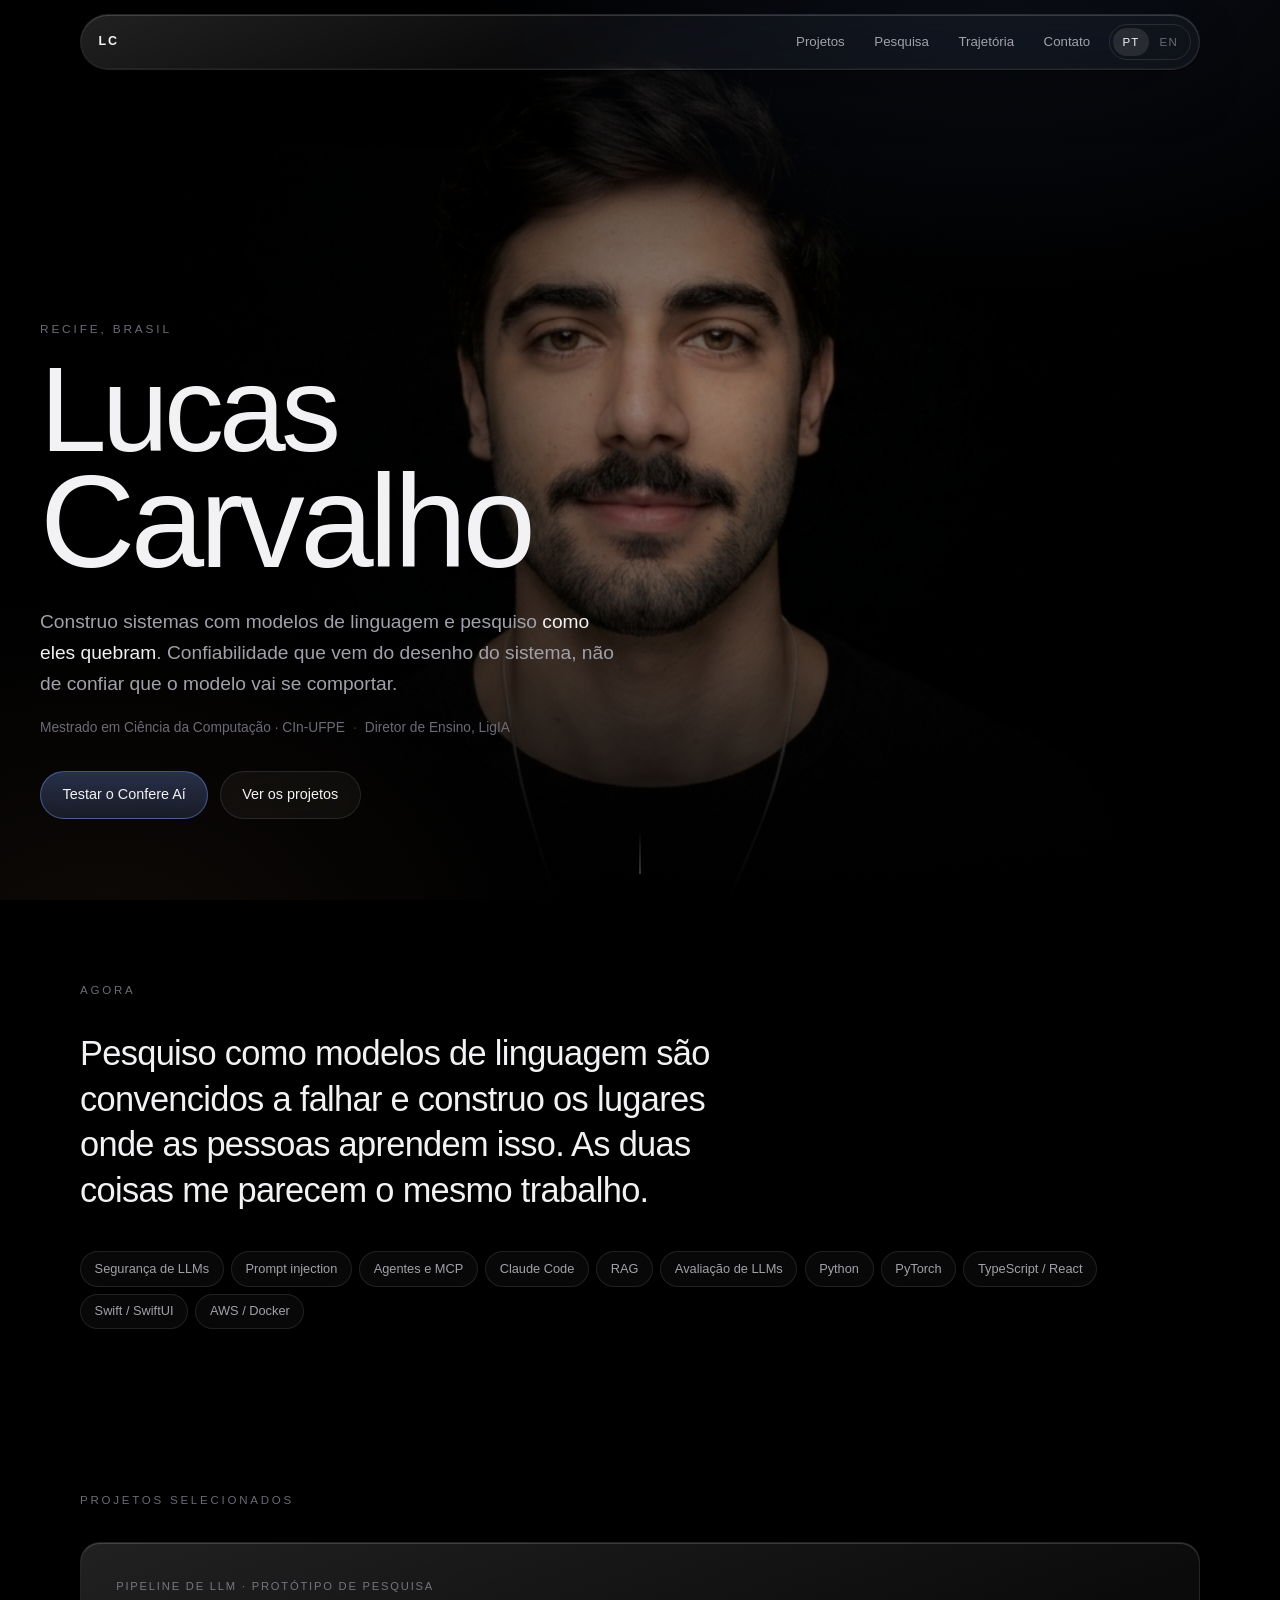
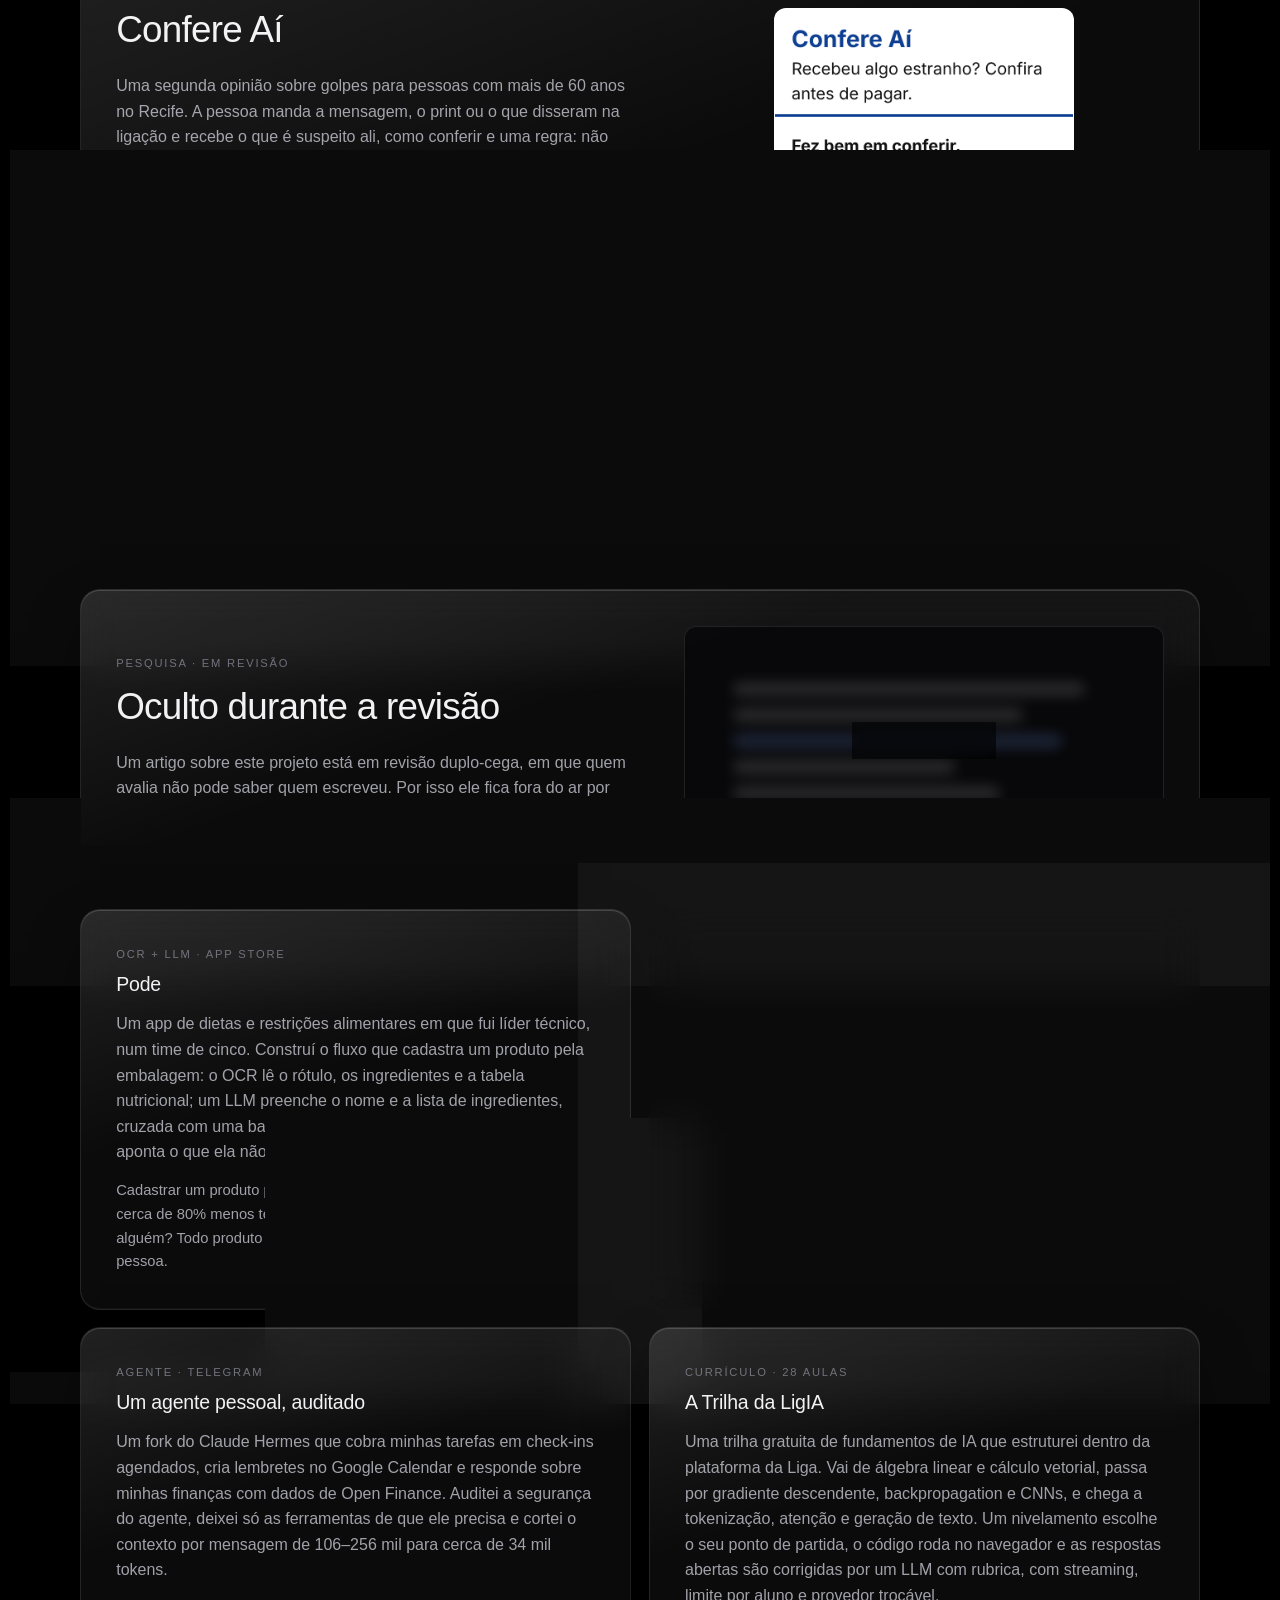
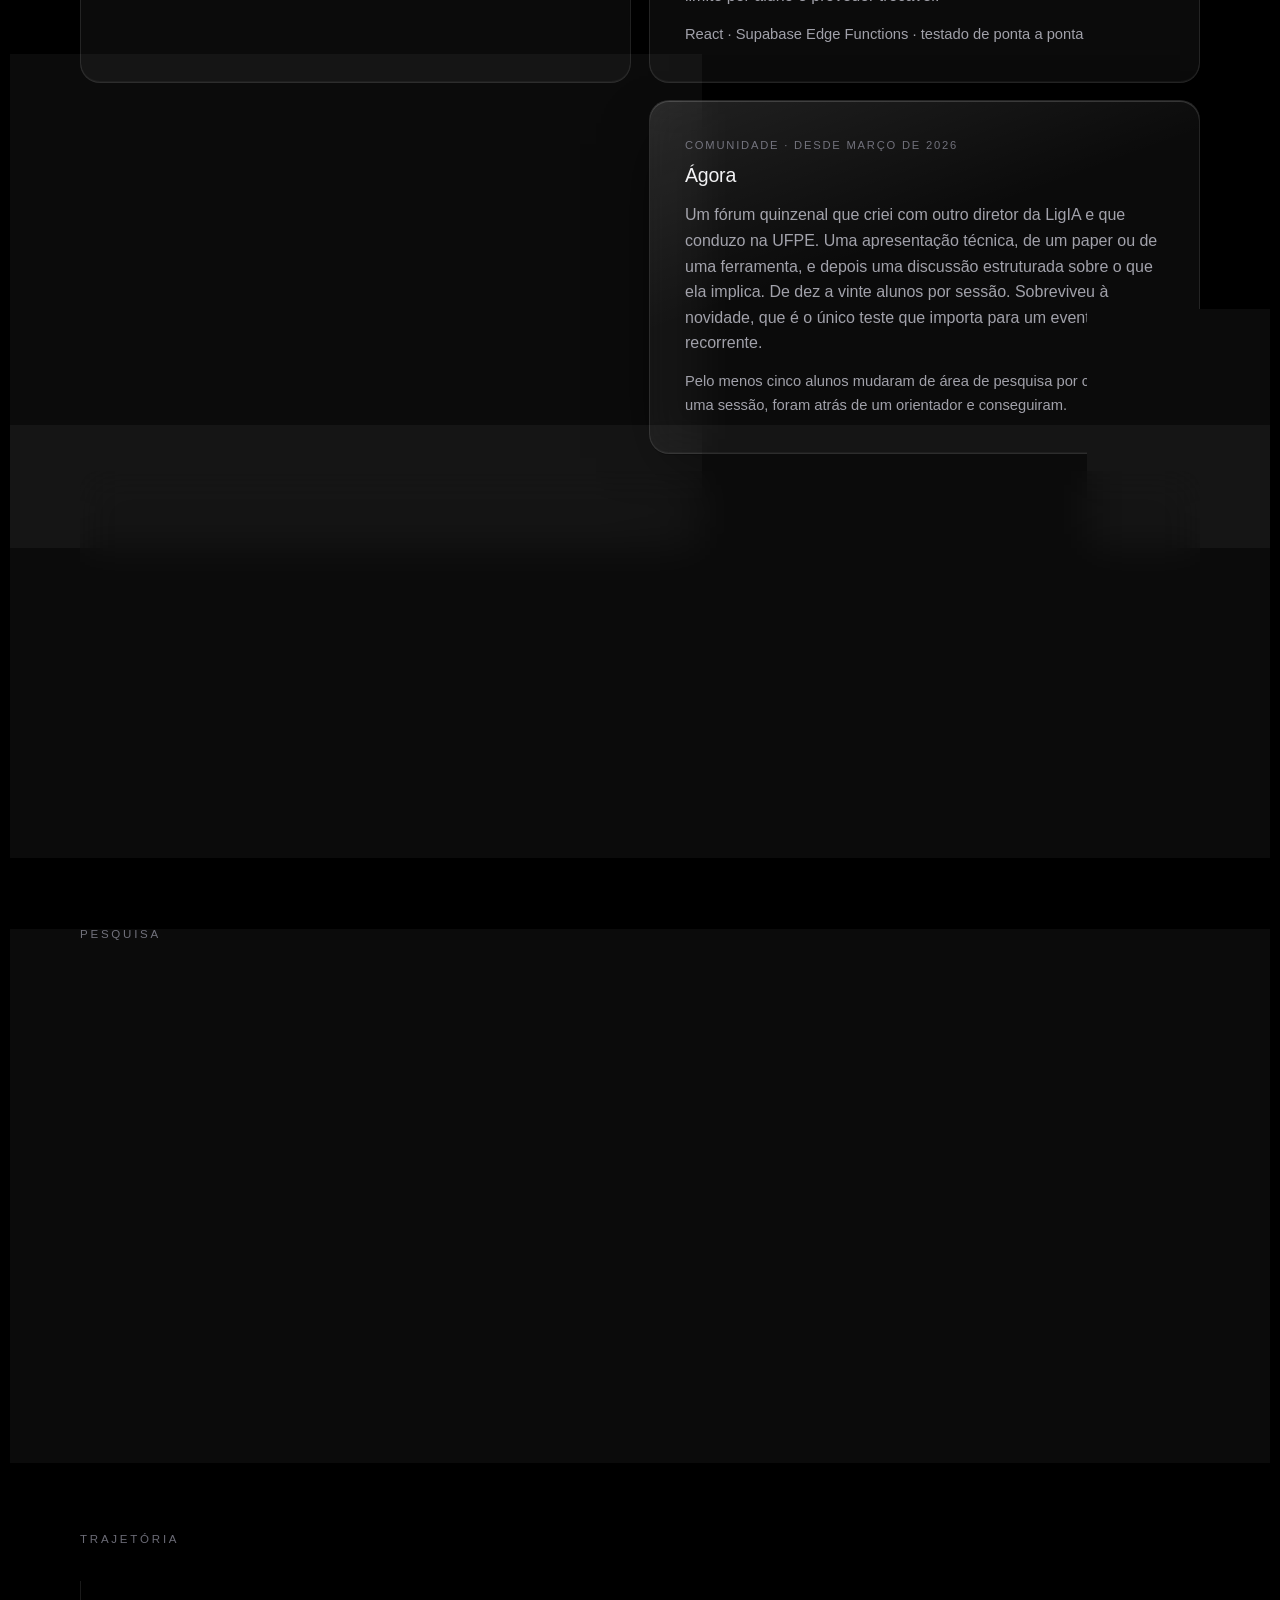
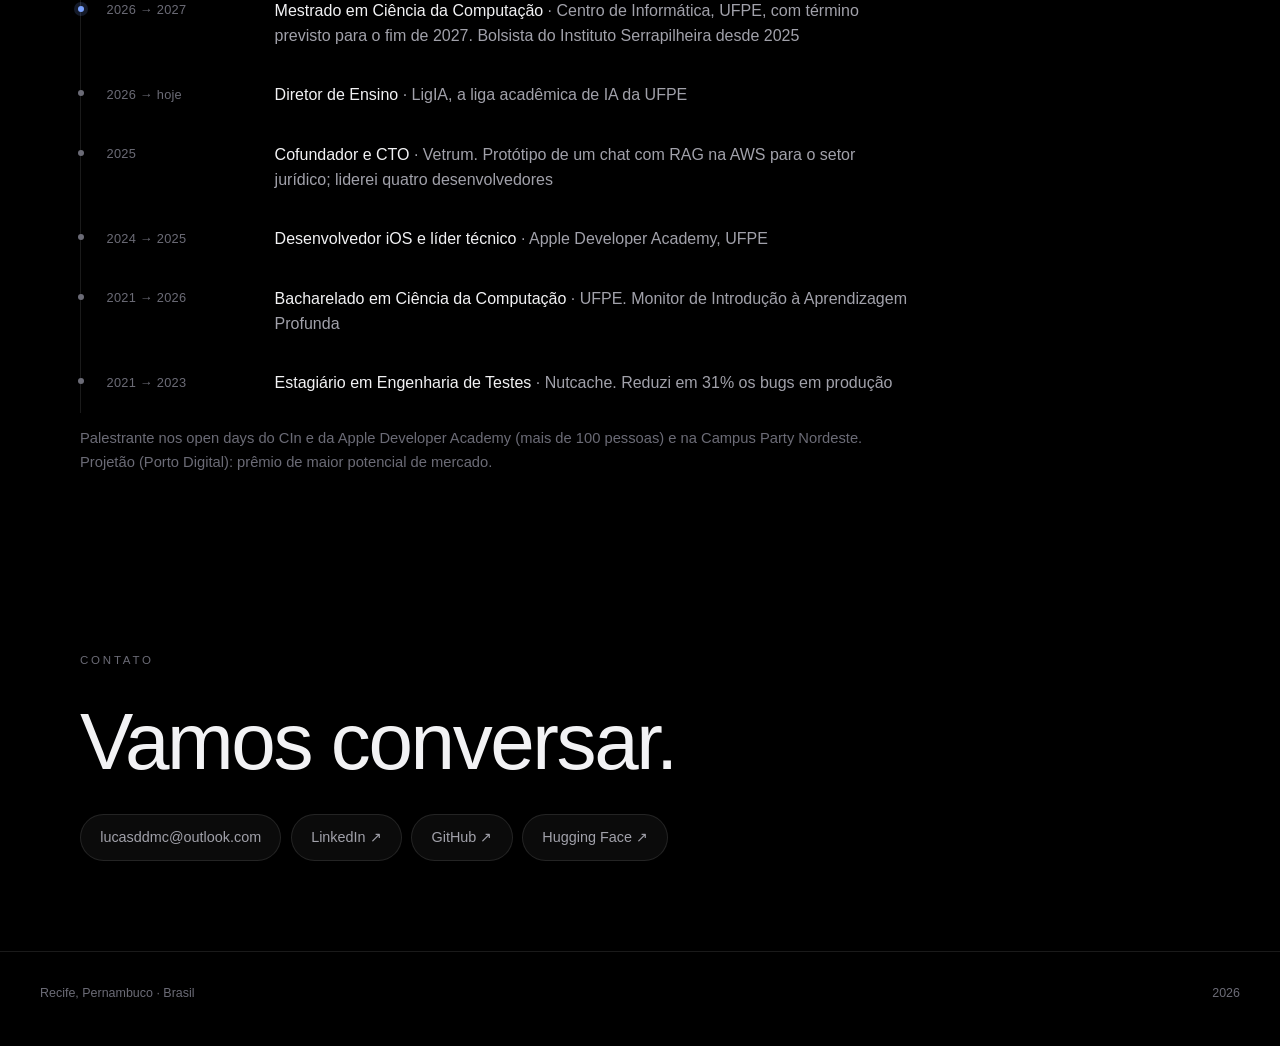
<file: index.html>
<!DOCTYPE html>
<html lang="pt-BR" data-lang="pt" data-title-en="Lucas Carvalho · LLM systems and AI security, CIn-UFPE" data-desc-en="MSc student at CIn-UFPE researching how language models get broken by jailbreaks and prompt injection, and building LLM systems that hold up. Director of Education at LigIA.">
<head>
<meta charset="utf-8">
<meta name="viewport" content="width=device-width, initial-scale=1">
<script>(function(){var d=document.documentElement,l=null;d.classList.add('js');try{var q=new URLSearchParams(location.search).get('lang');if(q==='en'||q==='pt'){l=q;try{localStorage.setItem('lang',q);}catch(e){}}else{l=localStorage.getItem('lang');}}catch(e){}if(l==='en'){d.setAttribute('data-lang','en');d.lang='en';}})();</script>
<title>Lucas Carvalho · Sistemas com LLM e segurança de IA, CIn-UFPE</title>
<meta name="description" content="Mestrando no CIn-UFPE. Pesquiso como modelos de linguagem são quebrados por jailbreak e prompt injection e construo sistemas com LLM que se sustentam quando o modelo erra. Diretor de Ensino da LigIA.">
<meta name="color-scheme" content="dark">
<meta property="og:title" content="Lucas Carvalho">
<meta property="og:description" content="Sistemas com LLM e segurança de IA. CIn-UFPE.">
<meta property="og:type" content="profile">
<link rel="preconnect" href="https://api.fontshare.com">
<link rel="preconnect" href="https://cdn.fontshare.com" crossorigin>
<link rel="stylesheet" href="https://api.fontshare.com/v2/css?f%5B%5D=satoshi@300,400,500,700&f%5B%5D=switzer@300,400,500&display=swap">
<link rel="stylesheet" href="styles.css?v=20261115">
</head>
<body>

<div class="hero-media" aria-hidden="true">
  <picture>
    <source media="(max-width: 820px)" srcset="assets/hero-portrait.jpg">
    <img src="assets/hero-landscape.jpg" alt="" data-en-alt="" fetchpriority="high">
  </picture>
  <div class="hero-scrim"></div>
</div>
<div class="hero-veil" aria-hidden="true"></div>

<div class="progress" aria-hidden="true"></div>

<nav class="nav glass" aria-label="Principal" data-en-aria-label="Primary">
  <a class="nav-mark" href="#top">LC</a>
  <div class="nav-right">
    <div class="nav-links">
      <a href="#work"><span lang="pt-BR">Projetos</span><span lang="en">Work</span></a>
      <a href="#research"><span lang="pt-BR">Pesquisa</span><span lang="en">Research</span></a>
      <a href="#path"><span lang="pt-BR">Trajetória</span><span lang="en">Path</span></a>
      <a href="#contact"><span lang="pt-BR">Contato</span><span lang="en">Contact</span></a>
    </div>
    <div class="lang-switch" role="group" aria-label="Mudar o idioma" data-en-aria-label="Change language">
      <button type="button" data-set-lang="pt" aria-pressed="true">PT</button>
      <button type="button" data-set-lang="en" aria-pressed="false">EN</button>
    </div>
  </div>
</nav>

<!-- ───────────────────────── HERO ───────────────────────── -->
<header class="hero" id="top">

  <div class="hero-body">
    <p class="eyebrow"><span lang="pt-BR">Recife, Brasil</span><span lang="en">Recife, Brazil</span></p>
    <h1>Lucas<br><span class="surname">Carvalho</span></h1>
    <p class="lede">
      <span lang="pt-BR">
        Construo sistemas com modelos de linguagem e pesquiso <em>como eles quebram</em>.
        Confiabilidade que vem do desenho do sistema, não de confiar que o modelo vai se
        comportar.
      </span>
      <span lang="en">
        I build with language models, and I research <em>how they break</em>.
        Reliability that comes from how the system is designed, not from trusting
        the model to behave.
      </span>
    </p>
    <div class="hero-meta">
      <span lang="pt-BR">Mestrado em Ciência da Computação · CIn-UFPE</span>
      <span lang="en">MSc Computer Science · CIn-UFPE</span>
      <span class="dot">·</span>
      <span lang="pt-BR">Diretor de Ensino, LigIA</span>
      <span lang="en">Director of Education, LigIA</span>
    </div>
    <div class="hero-cta">
      <a class="btn btn-primary" href="confere-ai/"><span lang="pt-BR">Testar o Confere Aí</span><span lang="en">Try Confere Aí</span></a>
      <a class="btn" href="#work"><span lang="pt-BR">Ver os projetos</span><span lang="en">See the work</span></a>
    </div>
  </div>

  <div class="scroll-hint" aria-hidden="true"><span></span></div>
</header>

<main>

<!-- ───────────────────────── NOW ───────────────────────── -->
<section class="section" id="now">
  <div class="wrap narrow reveal">
    <p class="kicker"><span lang="pt-BR">Agora</span><span lang="en">Now</span></p>
    <p class="big-text">
      <span lang="pt-BR">
        Pesquiso como modelos de linguagem são convencidos a falhar e construo os
        lugares onde as pessoas aprendem isso. As duas coisas me parecem o mesmo trabalho.
      </span>
      <span lang="en">
        I research how language models get talked into failing, and I build the
        places where people learn this. Both feel like the same job.
      </span>
    </p>
    <div class="chips">
      <span lang="pt-BR">Segurança de LLMs</span><span lang="en">LLM security</span><span>Prompt injection</span>
      <span lang="pt-BR">Agentes e MCP</span><span lang="en">Agents &amp; MCP</span><span>Claude Code</span><span>RAG</span>
      <span lang="pt-BR">Avaliação de LLMs</span><span lang="en">LLM evaluation</span><span>Python</span><span>PyTorch</span>
      <span>TypeScript / React</span><span>Swift / SwiftUI</span><span>AWS / Docker</span>
    </div>
  </div>
</section>

<!-- ───────────────────────── WORK ───────────────────────── -->
<section class="section" id="work">
  <div class="wrap">
    <p class="kicker reveal"><span lang="pt-BR">Projetos selecionados</span><span lang="en">Selected work</span></p>

    <!-- Confere Aí -->
    <article class="card glass reveal feature">
      <div class="card-copy">
        <p class="tag"><span lang="pt-BR">Pipeline de LLM · protótipo de pesquisa</span><span lang="en">LLM pipeline · research prototype</span></p>
        <h2>Confere Aí</h2>
        <p>
          <span lang="pt-BR">
            Uma segunda opinião sobre golpes para pessoas com mais de 60 anos no Recife.
            A pessoa manda a mensagem, o print ou o que disseram na ligação e recebe o que
            é suspeito ali, como conferir e uma regra: não pague, não faça Pix e não passe
            nenhum código até conferir.
          </span>
          <span lang="en">
            A second opinion on scams for people over 60 in Recife. They send the
            message, a screenshot or what the caller said, and get back what is
            suspicious in it, how to check, and one rule: don't pay, don't send a Pix,
            don't share a code until you've checked.
          </span>
        </p>
        <p>
          <span lang="pt-BR">
            Um modelo de decisão (o Jev, da TypeSafe) lê a mensagem e responde perguntas
            fechadas: a rota, o tipo de golpe e a probabilidade de cada sinal de alerta. O
            Claude Haiku escreve só uma frase dizendo o que a mensagem pede, sem decidir nada. O
            resto da resposta é texto curado, um validador descarta tudo o que tranquiliza ou
            cita um contato fora da lista aprovada, e as rotas críticas ficam com as regras.
          </span>
          <span lang="en">
            A decision model (Jev, by TypeSafe) reads the message and answers closed
            questions: the route, the scam type and a probability for each warning sign.
            Claude Haiku writes only one sentence saying what the message asks for, and decides
            nothing. The rest of the answer is curated text, a validator throws out anything
            that reassures or names a contact outside the approved list, and rules handle
            the critical routes.
          </span>
        </p>
        <p class="muted">
          <span lang="pt-BR">
            Em 2.000 mensagens brasileiras feitas por outras pessoas, manteve o alerta em 99,5%
            dos golpes e baixou o falso "tem cara de golpe" nas verdadeiras de 50% (regras)
            para 7%. Em SMS reais de Moçambique, pegou 77% dos golpes, contra 14% das regras.
          </span>
          <span lang="en">
            On 2,000 Brazilian messages written by others, it kept 99.5% of scams flagged
            and cut false "looks like a scam" alarms on genuine ones from 50% (rules) to 7%.
            On real SMS from Mozambique it caught 77% of scams, against 14% for the rules.
          </span>
        </p>
        <p class="muted"><span lang="pt-BR">Protótipo de pesquisa, ainda não testado com pessoas.</span><span lang="en">Research prototype, not yet tested with people.</span></p>
        <a class="link" href="confere-ai/"><span lang="pt-BR">Teste e veja como funciona →</span><span lang="en">Try it and see how it works →</span></a>
      </div>
      <figure class="card-figure phone">
        <img src="assets/confere-ai.png" alt="Confere Aí respondendo a uma mensagem fictícia de alguém que diz ter trocado de número: um alerta vermelho dizendo que tem cara de golpe e os sinais que ele achou" data-en-alt="Confere Aí answering a fictitious message from someone who says they changed their number: a red alert saying it looks like a scam, and the signs it found" loading="lazy">
        <figcaption><span lang="pt-BR">Um caso fictício: o golpe do "troquei de número".</span><span lang="en">A fictitious case: the "I changed my number" scam.</span></figcaption>
      </figure>
    </article>

    <!-- Projeto em revisão duplo-cega: o conteúdo sai do HTML até o resultado -->
    <article class="card glass reveal feature">
      <div class="card-copy">
        <p class="tag"><span lang="pt-BR">Pesquisa · em revisão</span><span lang="en">Research · under review</span></p>
        <h2><span lang="pt-BR">Oculto durante a revisão</span><span lang="en">Hidden during review</span></h2>
        <p>
          <span lang="pt-BR">
            Um artigo sobre este projeto está em revisão duplo-cega, em que quem avalia não
            pode saber quem escreveu. Por isso ele fica fora do ar por enquanto e volta assim
            que a revisão terminar.
          </span>
          <span lang="en">
            A paper on this project is under double-blind review, where reviewers must not
            know who wrote it. So it stays offline for now and comes back as soon as the
            review is over.
          </span>
        </p>
      </div>
      <div class="mask">
        <div class="mask-lines" aria-hidden="true"><span></span><span></span><span></span><span></span><span></span></div>
        <p class="mask-label">
          <svg viewBox="0 0 16 16" width="13" height="13" aria-hidden="true"><path fill="currentColor" d="M5 7V5a3 3 0 0 1 6 0v2h.5A1.5 1.5 0 0 1 13 8.5v5A1.5 1.5 0 0 1 11.5 15h-7A1.5 1.5 0 0 1 3 13.5v-5A1.5 1.5 0 0 1 4.5 7H5Zm1.5 0h3V5a1.5 1.5 0 0 0-3 0v2Z"/></svg>
          <span lang="pt-BR">Em revisão</span><span lang="en">Under review</span>
        </p>
      </div>
    </article>

    <div class="grid">
      <!-- Pode -->
      <article class="card glass reveal">
        <p class="tag">OCR + LLM · App Store</p>
        <h3>Pode</h3>
        <p>
          <span lang="pt-BR">
            Um app de dietas e restrições alimentares em que fui líder técnico, num time de
            cinco. Construí o fluxo que cadastra um produto pela embalagem: o OCR lê o
            rótulo, os ingredientes e a tabela nutricional; um LLM preenche o nome e a lista
            de ingredientes, cruzada com uma base de ingredientes; e o perfil de cada pessoa
            aponta o que ela não pode consumir.
          </span>
          <span lang="en">
            A diet and food-restriction app where I was tech lead, on a team of five.
            I built the flow that registers a product from its packaging: OCR reads
            the label, the ingredients and the nutrition table; an LLM fills in the
            name and the ingredient list, matched against an ingredient database; and
            each person's profile flags what they can't eat.
          </span>
        </p>
        <p class="muted">
          <span lang="pt-BR">Cadastrar um produto passou de mais de dois minutos para segundos, cerca de 80% menos tempo. Amendoim na lista de restrições de alguém? Todo produto com amendoim aparece com alerta para essa pessoa.</span>
          <span lang="en">Registering a product went from over two minutes to seconds, about 80% less time. Peanut on someone's restricted list? Every product with peanut shows up flagged for them.</span>
        </p>
      </article>

      <!-- Claude Code plugins -->
      <article class="card glass reveal">
        <p class="tag"><span lang="pt-BR">Código aberto · plugins do Claude Code</span><span lang="en">Open source · Claude Code plugins</span></p>
        <h3><span lang="pt-BR">paper-sift e depth-first-tutor</span><span lang="en">paper-sift and depth-first-tutor</span></h3>
        <p>
          <span lang="pt-BR">
            O <strong>paper-sift</strong> percorre o grafo de citações do Semantic Scholar,
            tria abstracts com um modelo calibrado (o Jev, da TypeSafe) e justifica cada
            paper indicado. O <strong>depth-first-tutor</strong> é um tutor socrático que
            guarda o estudo numa árvore de perguntas e faz você tentar antes de mostrar
            qualquer coisa. Membros da LigIA usam os dois.
          </span>
          <span lang="en">
            <strong>paper-sift</strong> walks the Semantic Scholar citation graph,
            screens abstracts with a calibrated model (TypeSafe's Jev) and says why
            each paper made the list. <strong>depth-first-tutor</strong> is a Socratic
            tutor that keeps your study as a tree of questions and has you try before
            it shows anything. LigIA members use both.
          </span>
        </p>
        <a class="link" href="https://github.com/lucasddmc/paper-sift" target="_blank" rel="noopener">paper-sift ↗</a>
        <a class="link" href="https://github.com/lucasddmc/depth-first-tutor" target="_blank" rel="noopener">depth-first-tutor ↗</a>
      </article>

      <!-- Personal agent -->
      <article class="card glass reveal">
        <p class="tag"><span lang="pt-BR">Agente · Telegram</span><span lang="en">Agent · Telegram</span></p>
        <h3><span lang="pt-BR">Um agente pessoal, auditado</span><span lang="en">A personal agent, audited</span></h3>
        <p>
          <span lang="pt-BR">
            Um fork do Claude Hermes que cobra minhas tarefas em check-ins agendados, cria
            lembretes no Google Calendar e responde sobre minhas finanças com dados de Open
            Finance. Auditei a segurança do agente, deixei só as ferramentas de que ele
            precisa e cortei o contexto por mensagem de 106–256 mil para cerca de 34 mil
            tokens.
          </span>
          <span lang="en">
            A fork of Claude Hermes that checks in on my tasks on a schedule, sets
            Google Calendar reminders and answers questions about my finances from
            Open Finance data. I audited its security, cut its tools down to what it
            needs, and brought the context per message from 106–256k tokens to about
            34k.
          </span>
        </p>
      </article>

      <!-- Trilha -->
      <article class="card glass reveal">
        <p class="tag"><span lang="pt-BR">Currículo · 28 aulas</span><span lang="en">Curriculum · 28 lessons</span></p>
        <h3><span lang="pt-BR">A Trilha da LigIA</span><span lang="en">The LigIA Trilha</span></h3>
        <p>
          <span lang="pt-BR">
            Uma trilha gratuita de fundamentos de IA que estruturei dentro da plataforma da
            Liga. Vai de álgebra linear e cálculo vetorial, passa por gradiente descendente,
            backpropagation e CNNs, e chega a tokenização, atenção e geração de texto. Um
            nivelamento escolhe o seu ponto de partida, o código roda no navegador e as
            respostas abertas são corrigidas por um LLM com rubrica, com streaming, limite
            por aluno e provedor trocável.
          </span>
          <span lang="en">
            A free AI fundamentals track I built inside our league's platform. It runs
            from linear algebra and vector calculus through gradient descent, backprop
            and CNNs, up to tokenization, attention and text generation. A placement
            flow picks your starting point, code runs in the browser, and open answers
            are graded by an LLM against a rubric, streamed back, with a per-student
            limit and a provider you can swap.
          </span>
        </p>
        <p class="muted"><span lang="pt-BR">React · Supabase Edge Functions · testado de ponta a ponta</span><span lang="en">React · Supabase Edge Functions · end-to-end tested</span></p>
      </article>

      <!-- Agents -->
      <article class="card glass reveal">
        <p class="tag"><span lang="pt-BR">Ferramental</span><span lang="en">Tooling</span></p>
        <h3><span lang="pt-BR">Um painel de críticos</span><span lang="en">A panel of critics</span></h3>
        <p>
          <span lang="pt-BR">
            Dezessete críticos que só leem e oito comandos de orquestração que atacam o meu
            próprio trabalho: um advogado do diabo proibido de mexer na execução, um revisor
            com a rubrica real da conferência, um validador que desmonta cada citação, um
            auditor que prova que a implementação calcula a equação que diz calcular. Eles
            acham, eu decido.
          </span>
          <span lang="en">
            Seventeen read-only critics and eight orchestration commands that attack
            my own work: a devil's advocate barred from touching execution, a reviewer
            holding the venue's actual rubric, a validator that explodes every
            citation, an auditor that proves an implementation computes the equation
            it claims. They find, I decide.
          </span>
        </p>
      </article>

      <!-- Ágora -->
      <article class="card glass reveal">
        <p class="tag"><span lang="pt-BR">Comunidade · desde março de 2026</span><span lang="en">Community · since March 2026</span></p>
        <h3>Ágora</h3>
        <p>
          <span lang="pt-BR">
            Um fórum quinzenal que criei com outro diretor da LigIA e que conduzo na UFPE.
            Uma apresentação técnica, de um paper ou de uma ferramenta, e depois uma
            discussão estruturada sobre o que ela implica. De dez a vinte alunos por sessão.
            Sobreviveu à novidade, que é o único teste que importa para um evento recorrente.
          </span>
          <span lang="en">
            A bi-weekly forum I created with a fellow LigIA director, and host at UFPE. One technical presentation,
            a paper or a tool, then a structured argument about what it implies. Ten
            to twenty students a session. It has outlived the novelty, which is the
            only test that matters for a recurring event.
          </span>
        </p>
        <p class="muted">
          <span lang="pt-BR">Pelo menos cinco alunos mudaram de área de pesquisa por causa de uma sessão, foram atrás de um orientador e conseguiram.</span>
          <span lang="en">At least five students changed research direction because of a session, went looking for an advisor, and got in.</span>
        </p>
      </article>

      <!-- Apple -->
      <article class="card glass reveal wide">
        <p class="tag">iOS · Apple Developer Academy</p>
        <h3><span lang="pt-BR">Apps publicados</span><span lang="en">Shipped apps</span></h3>
        <p>
          <span lang="pt-BR">
            Líder técnico em cinco projetos. Entre eles: um app de escovação infantil cuja
            visão computacional confere a escovação em tempo real, publicado na App Store,
            que representou a Academy da UFPE e o estado de Pernambuco na UNICAMP em 2025;
            o <strong>Audivit</strong>, um jogo de áudio feito para ser jogado junto por
            pessoas cegas, com baixa visão e videntes; e o <strong>Axon</strong>, um dos
            primeiros apps de visionOS feitos no Brasil.
          </span>
          <span lang="en">
            Tech lead on five projects. Among them: a children's toothbrushing app
            whose computer-vision model checks brushing in real time, published on the
            App Store, which represented UFPE's Academy and the state of Pernambuco at UNICAMP in 2025;
            <strong>Audivit</strong>, an audio game built to be played together by
            blind, low-vision and sighted players; and <strong>Axon</strong>, one of
            the first visionOS apps made in Brazil.
          </span>
        </p>
      </article>
    </div>
  </div>
</section>

<!-- ───────────────────────── RESEARCH ───────────────────────── -->
<section class="section" id="research">
  <div class="wrap narrow">
    <p class="kicker reveal"><span lang="pt-BR">Pesquisa</span><span lang="en">Research</span></p>
    <div class="card glass reveal">
      <h2><span lang="pt-BR">Robustez como algo que se projeta</span><span lang="en">Robustness as a property you design for</span></h2>
      <p>
        <span lang="pt-BR">
          Uma defesa que resiste aos ataques que pensamos em rodar diz quase nada sobre as
          falhas que não imaginamos. No mestrado no CIn-UFPE, estudo como modelos de
          linguagem, dos pequenos aos de visão e linguagem, são quebrados por jailbreak e
          prompt injection, e o que faz uma defesa se sustentar.
        </span>
        <span lang="en">
          A defense that survives the attacks we thought to run tells us almost nothing
          about the failures we didn't imagine. My master's at CIn-UFPE studies how
          language models, from small ones to vision-language models, get broken by
          jailbreaks and prompt injection, and what makes a defense hold.
        </span>
      </p>
      <ul class="list">
        <li><span lang="pt-BR"><strong>Em revisão.</strong> Um artigo em revisão duplo-cega. Os detalhes voltam aqui quando a revisão terminar.</span><span lang="en"><strong>Under review.</strong> A paper under double-blind review. Details return here once the review is over.</span></li>
        <li><span lang="pt-BR"><strong>Ataques mais baratos a texto.</strong> Ataques caixa-preta a classificadores de texto que precisam de menos consultas.</span><span lang="en"><strong>Cheaper attacks on text.</strong> Work on black-box attacks against text classifiers that need fewer queries.</span></li>
      </ul>
    </div>
  </div>
</section>

<!-- ───────────────────────── PATH ───────────────────────── -->
<section class="section" id="path">
  <div class="wrap narrow">
    <p class="kicker reveal"><span lang="pt-BR">Trajetória</span><span lang="en">Path</span></p>
    <ol class="timeline">
      <li class="reveal"><span class="when">2026 → 2027</span><span class="what"><span lang="pt-BR"><strong>Mestrado em Ciência da Computação</strong> · Centro de Informática, UFPE, com término previsto para o fim de 2027. Bolsista do Instituto Serrapilheira desde 2025</span><span lang="en"><strong>MSc, Computer Science</strong> · Centro de Informática, UFPE, expected to finish in late 2027. Serrapilheira Institute fellow since 2025</span></span></li>
      <li class="reveal"><span class="when"><span lang="pt-BR">2026 → hoje</span><span lang="en">2026 → now</span></span><span class="what"><span lang="pt-BR"><strong>Diretor de Ensino</strong> · LigIA, a liga acadêmica de IA da UFPE</span><span lang="en"><strong>Director of Education</strong> · LigIA, UFPE's AI academic league</span></span></li>
      <li class="reveal"><span class="when">2025</span><span class="what"><span lang="pt-BR"><strong>Cofundador e CTO</strong> · Vetrum. Protótipo de um chat com RAG na AWS para o setor jurídico; liderei quatro desenvolvedores</span><span lang="en"><strong>Co-founder &amp; CTO</strong> · Vetrum. Prototype of a RAG chat for the legal sector on AWS; led four developers</span></span></li>
      <li class="reveal"><span class="when">2024 → 2025</span><span class="what"><span lang="pt-BR"><strong>Desenvolvedor iOS e líder técnico</strong> · Apple Developer Academy, UFPE</span><span lang="en"><strong>iOS Developer &amp; tech lead</strong> · Apple Developer Academy, UFPE</span></span></li>
      <li class="reveal"><span class="when">2021 → 2026</span><span class="what"><span lang="pt-BR"><strong>Bacharelado em Ciência da Computação</strong> · UFPE. Monitor de Introdução à Aprendizagem Profunda</span><span lang="en"><strong>BSc, Computer Science</strong> · UFPE. Teaching assistant, Deep Learning</span></span></li>
      <li class="reveal"><span class="when">2021 → 2023</span><span class="what"><span lang="pt-BR"><strong>Estagiário em Engenharia de Testes</strong> · Nutcache. Reduzi em 31% os bugs em produção</span><span lang="en"><strong>Test engineering intern</strong> · Nutcache. Cut the production bug rate by 31%</span></span></li>
    </ol>
    <p class="muted reveal center">
      <span lang="pt-BR">
        Palestrante nos open days do CIn e da Apple Developer Academy (mais de 100 pessoas)
        e na Campus Party Nordeste. Projetão (Porto Digital): prêmio de maior potencial de mercado.
      </span>
      <span lang="en">
        Speaker at CIn and Apple Developer Academy open days (100+ people) and at
        Campus Party Northeast. Projetão at Porto Digital: greatest market potential award.
      </span>
    </p>
  </div>
</section>

<!-- ───────────────────────── CONTACT ───────────────────────── -->
<section class="section contact" id="contact">
  <div class="wrap narrow reveal">
    <p class="kicker"><span lang="pt-BR">Contato</span><span lang="en">Contact</span></p>
    <h2 class="big"><span lang="pt-BR">Vamos conversar.</span><span lang="en">Let's talk.</span></h2>
    <div class="contact-links">
      <a href="mailto:lucasddmc@outlook.com">lucasddmc@outlook.com</a>
      <a href="https://www.linkedin.com/in/lucas-carvalho-computer-science" target="_blank" rel="noopener">LinkedIn ↗</a>
      <a href="https://github.com/lucasddmc" target="_blank" rel="noopener">GitHub ↗</a>
      <a href="https://huggingface.co/lucasddmc" target="_blank" rel="noopener">Hugging Face ↗</a>
    </div>
  </div>
</section>

</main>

<footer class="footer">
  <span><span lang="pt-BR">Recife, Pernambuco · Brasil</span><span lang="en">Recife, Pernambuco · Brazil</span></span>
  <span id="year"></span>
</footer>

<script src="main.js?v=20261115" defer></script>
</body>
</html>
</file>
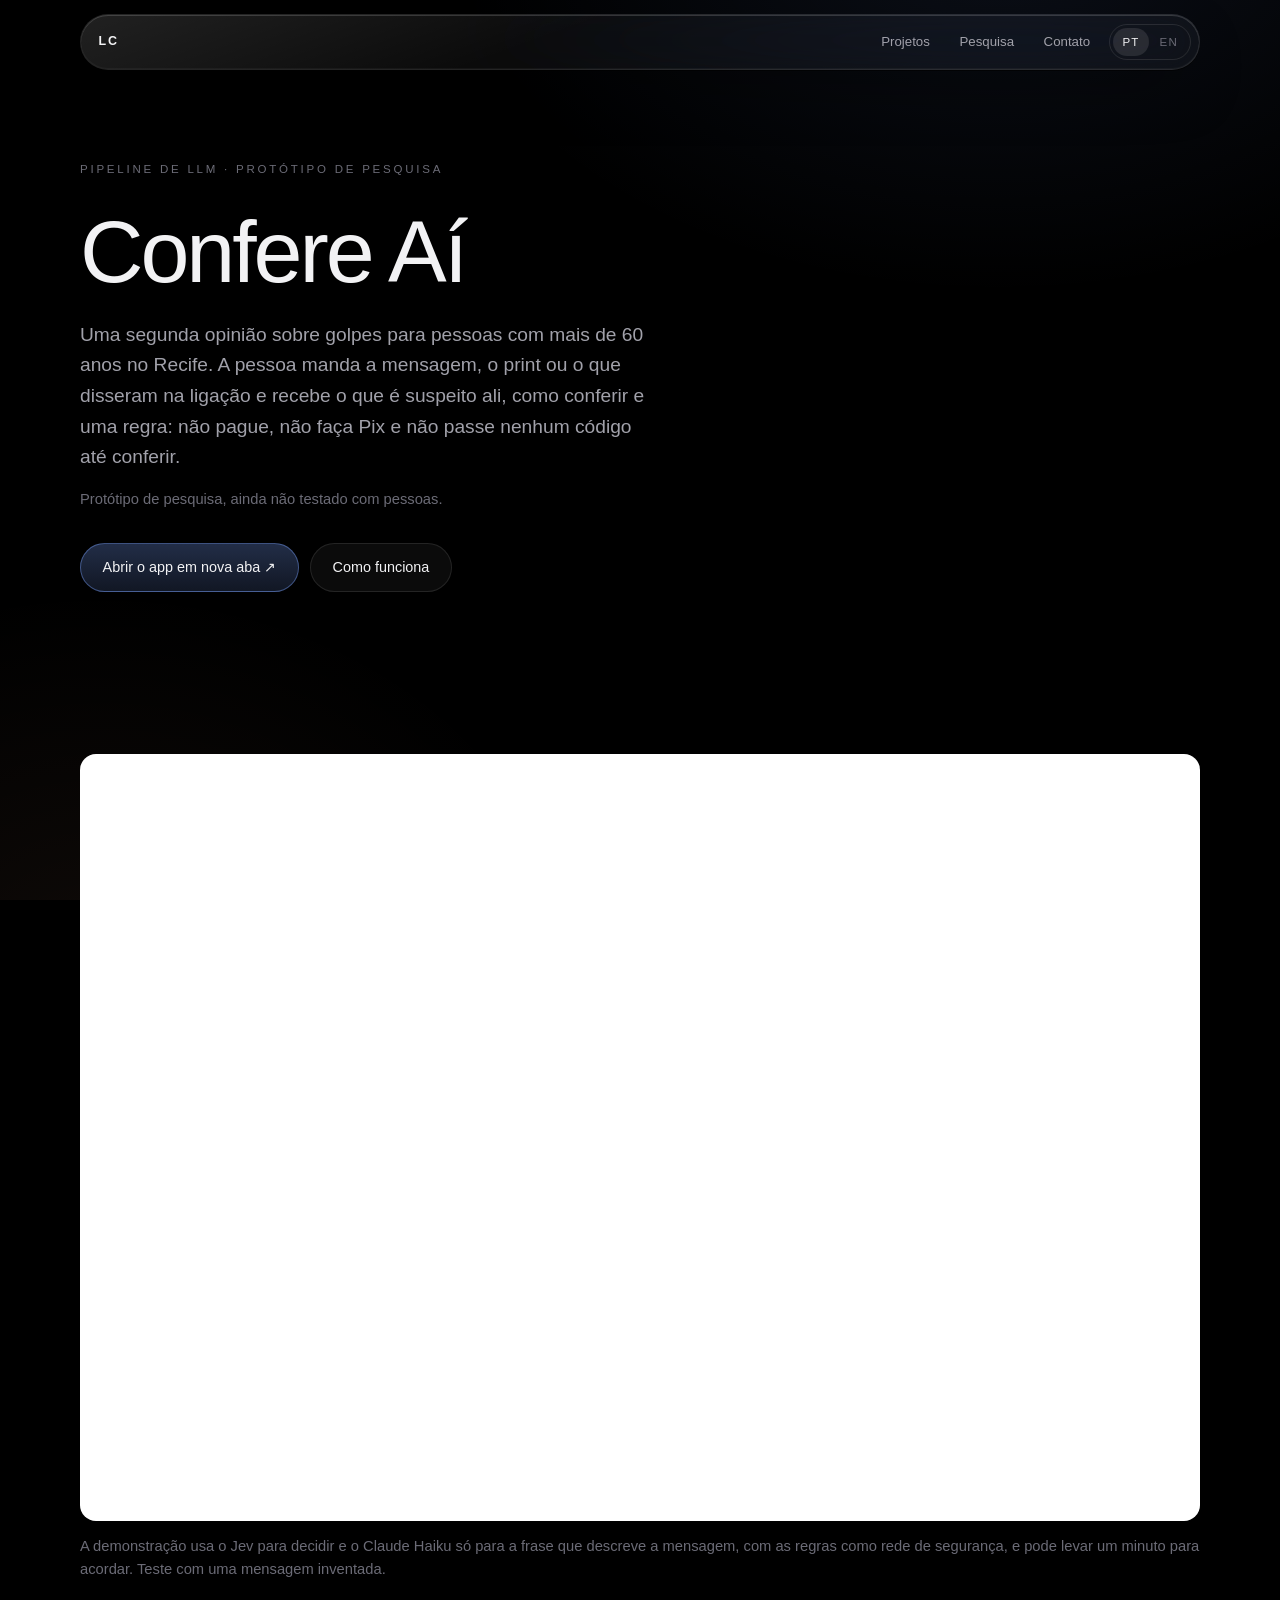
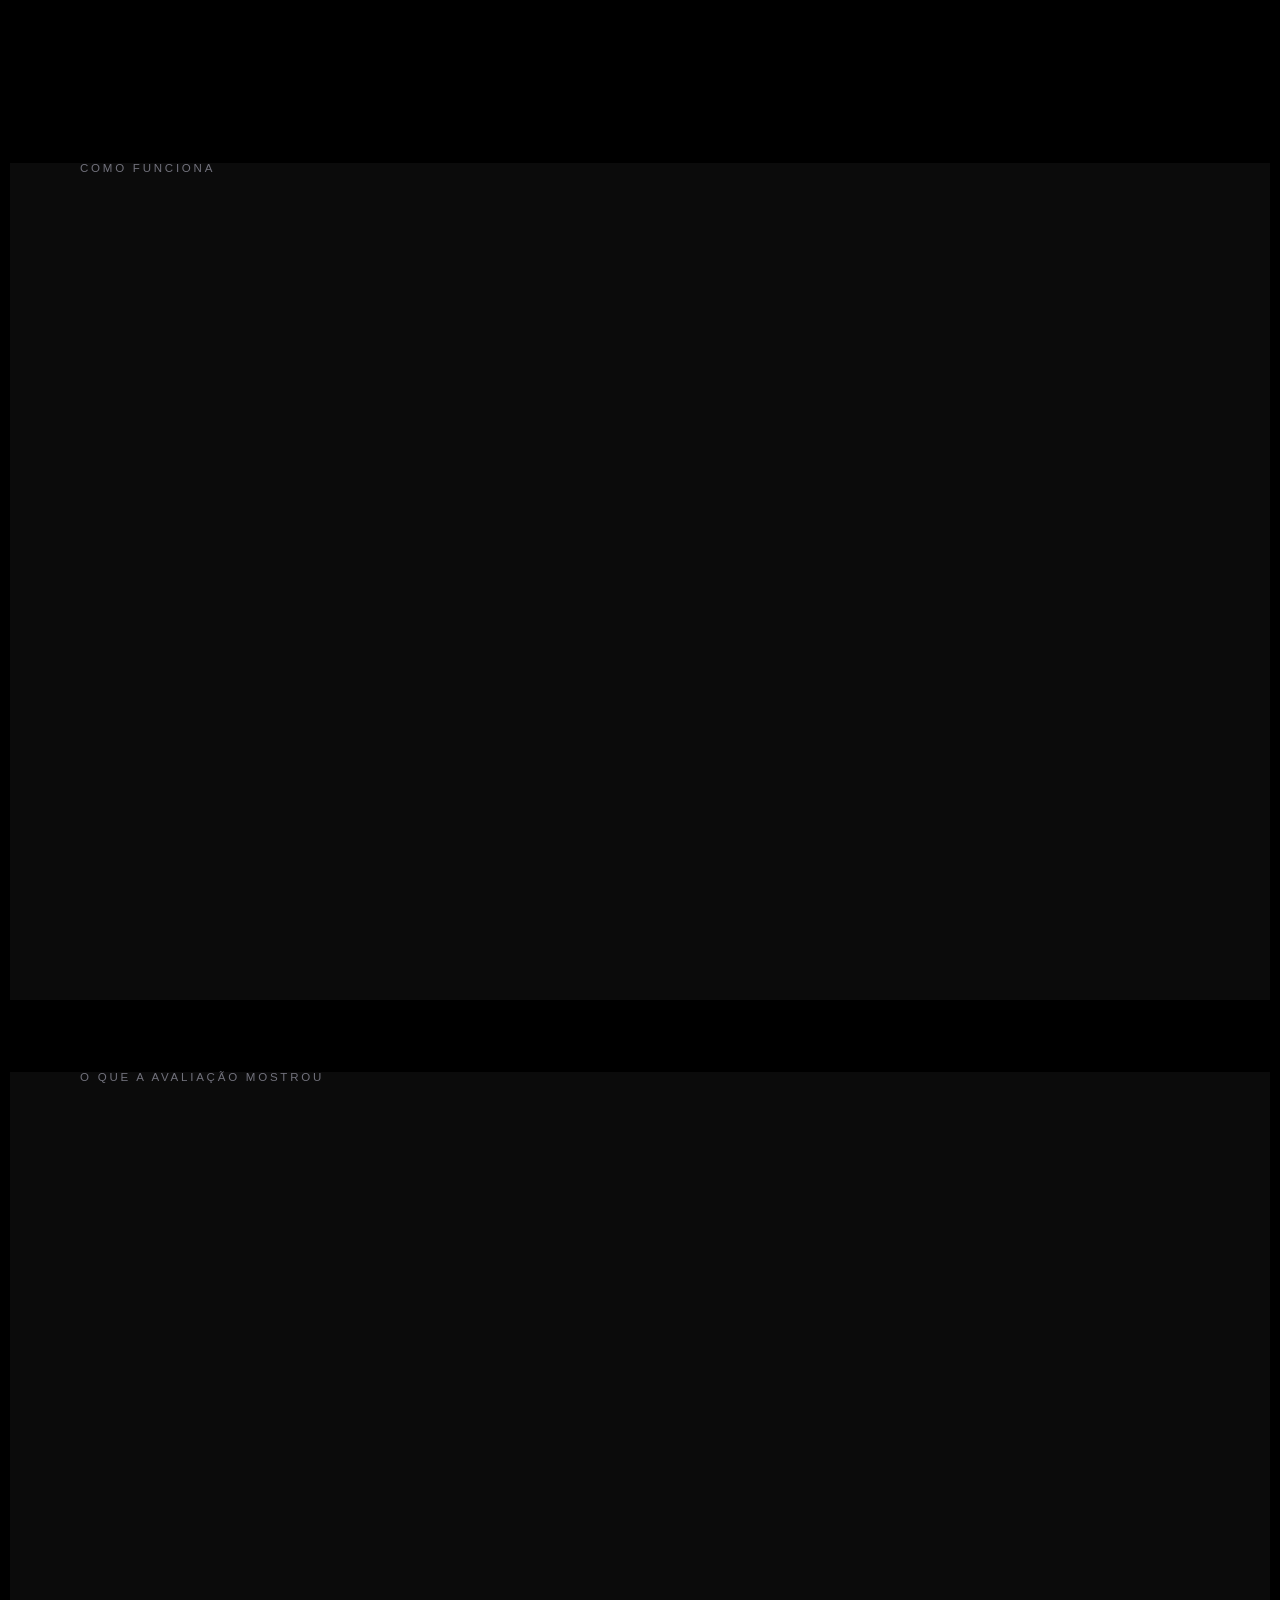
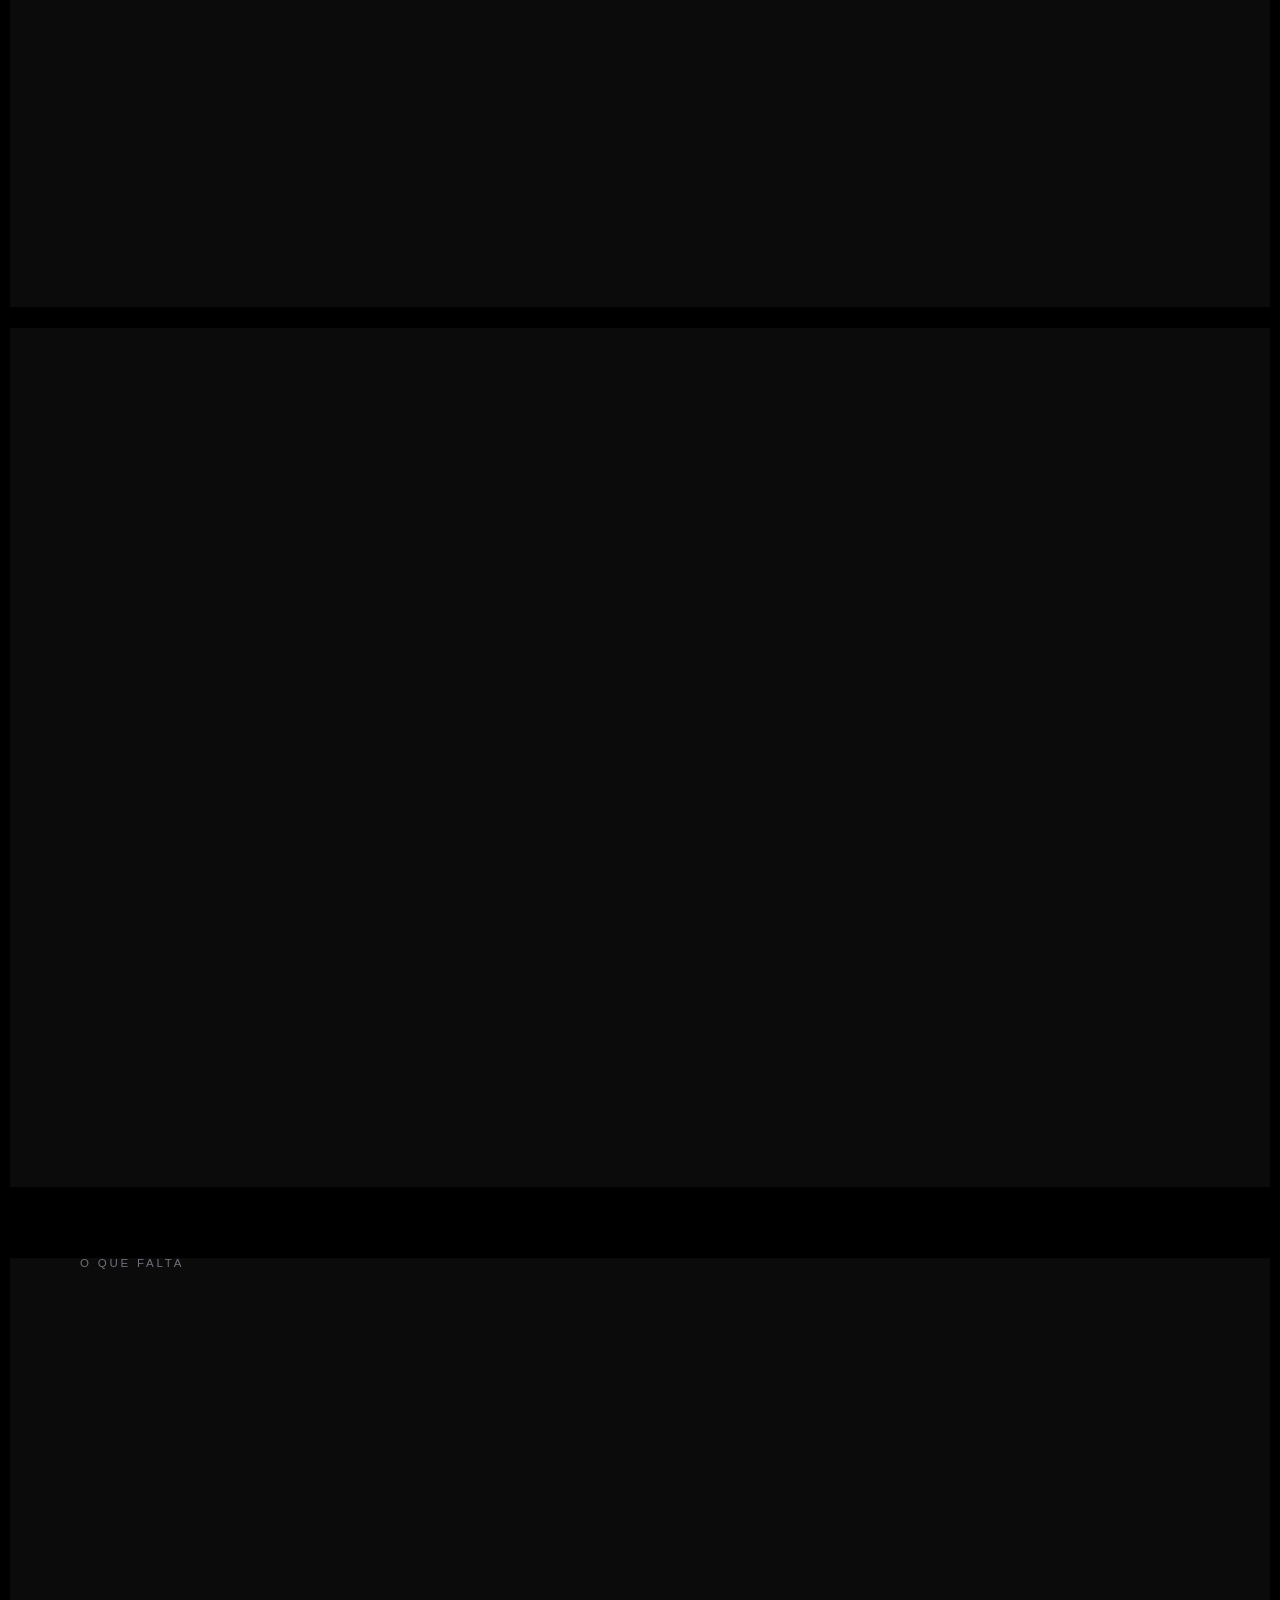
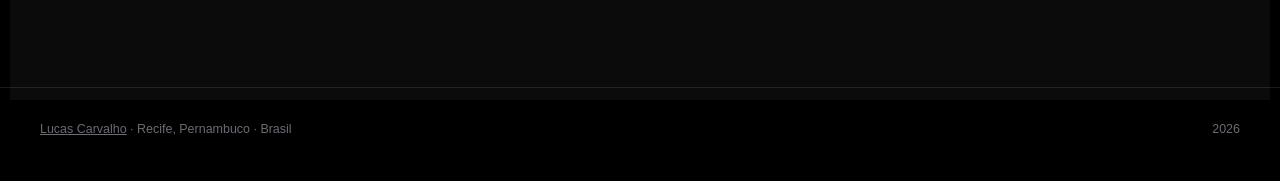
<file: confere-ai/index.html>
<!DOCTYPE html>
<html lang="pt-BR" data-lang="pt" data-title-en="Confere Aí · Lucas Carvalho" data-desc-en="A second opinion on scams for people over 60 in Recife: an LLM pipeline with guardrails, a pre-registered evaluation and a live demo. Research prototype.">
<head>
<meta charset="utf-8">
<meta name="viewport" content="width=device-width, initial-scale=1">
<script>(function(){var d=document.documentElement,l=null;d.classList.add('js');try{var q=new URLSearchParams(location.search).get('lang');if(q==='en'||q==='pt'){l=q;try{localStorage.setItem('lang',q);}catch(e){}}else{l=localStorage.getItem('lang');}}catch(e){}if(l==='en'){d.setAttribute('data-lang','en');d.lang='en';}})();</script>
<title>Confere Aí · Lucas Carvalho</title>
<meta name="description" content="Uma segunda opinião sobre golpes para pessoas com mais de 60 anos no Recife: um pipeline de LLM com proteções, uma avaliação pré-registrada e uma demonstração ao vivo. Protótipo de pesquisa.">
<meta name="color-scheme" content="dark">
<meta property="og:title" content="Confere Aí">
<meta property="og:description" content="Um pipeline de LLM que dá a pessoas idosas uma segunda opinião sobre golpes. Protótipo de pesquisa.">
<meta property="og:type" content="website">
<link rel="preconnect" href="https://api.fontshare.com">
<link rel="preconnect" href="https://cdn.fontshare.com" crossorigin>
<link rel="stylesheet" href="https://api.fontshare.com/v2/css?f%5B%5D=satoshi@300,400,500,700&f%5B%5D=switzer@300,400,500&display=swap">
<link rel="stylesheet" href="../styles.css?v=20261115">
</head>
<body>

<div class="progress" aria-hidden="true"></div>

<nav class="nav glass" aria-label="Principal" data-en-aria-label="Primary">
  <a class="nav-mark" href="../">LC</a>
  <div class="nav-right">
    <div class="nav-links">
      <a href="../#work"><span lang="pt-BR">Projetos</span><span lang="en">Work</span></a>
      <a href="../#research"><span lang="pt-BR">Pesquisa</span><span lang="en">Research</span></a>
      <a href="../#contact"><span lang="pt-BR">Contato</span><span lang="en">Contact</span></a>
    </div>
    <div class="lang-switch" role="group" aria-label="Mudar o idioma" data-en-aria-label="Change language">
      <button type="button" data-set-lang="pt" aria-pressed="true">PT</button>
      <button type="button" data-set-lang="en" aria-pressed="false">EN</button>
    </div>
  </div>
</nav>

<main>

<!-- ───────────────────────── HEAD ───────────────────────── -->
<header class="section page-head" id="top">
  <div class="wrap narrow">
    <p class="kicker"><span lang="pt-BR">Pipeline de LLM · protótipo de pesquisa</span><span lang="en">LLM pipeline · research prototype</span></p>
    <h1 class="display">Confere Aí</h1>
    <p class="lede">
      <span lang="pt-BR">
        Uma segunda opinião sobre golpes para pessoas com mais de 60 anos no Recife. A
        pessoa manda a mensagem, o print ou o que disseram na ligação e recebe o que é
        suspeito ali, como conferir e uma regra: não pague, não faça Pix e não passe
        nenhum código até conferir.
      </span>
      <span lang="en">
        A second opinion on scams for people over 60 in Recife. They send the
        message, a screenshot or what the caller said, and get back what is
        suspicious in it, how to check, and one rule: don't pay, don't send a Pix,
        don't share a code until you've checked.
      </span>
    </p>
    <p class="muted"><span lang="pt-BR">Protótipo de pesquisa, ainda não testado com pessoas.</span><span lang="en">Research prototype, not yet tested with people. The app speaks Portuguese.</span></p>
    <div class="hero-cta">
      <a class="btn btn-primary" href="https://confere-ai.onrender.com" target="_blank" rel="noopener"><span lang="pt-BR">Abrir o app em nova aba ↗</span><span lang="en">Open the app in a new tab ↗</span></a>
      <a class="btn" href="#how"><span lang="pt-BR">Como funciona</span><span lang="en">How it works</span></a>
    </div>
  </div>
</header>

<!-- ───────────────────────── DEMO ───────────────────────── -->
<section class="section" id="demo" aria-label="Demonstração ao vivo" data-en-aria-label="Live demo">
  <div class="wrap narrow">
    <div class="app-frame">
      <iframe src="https://confere-ai.onrender.com" title="Confere Aí, demonstração ao vivo" data-en-title="Confere Aí, live demo" loading="lazy"></iframe>
    </div>
    <p class="muted app-note">
      <span lang="pt-BR">
        A demonstração usa o Jev para decidir e o Claude Haiku só para a frase que descreve a
        mensagem, com as regras como rede de segurança, e pode levar um minuto para acordar. Teste com uma mensagem inventada.
      </span>
      <span lang="en">
        The demo uses Jev to decide and Claude Haiku only for the sentence that describes the
        message, with the rules as a safety net, and it may take a minute to wake up. Try it with a made-up message.
      </span>
    </p>
  </div>
</section>

<!-- ───────────────────────── HOW ───────────────────────── -->
<section class="section" id="how">
  <div class="wrap narrow">
    <p class="kicker reveal"><span lang="pt-BR">Como funciona</span><span lang="en">How it works</span></p>
    <div class="card glass reveal">
      <h2><span lang="pt-BR">Dois modelos, bem cercados</span><span lang="en">Two models, boxed in</span></h2>
      <ol class="list">
        <li><span lang="pt-BR"><strong>Limpar.</strong> A entrada é cortada em 2.000 caracteres.</span><span lang="en"><strong>Clean.</strong> The input is cut to 2,000 characters.</span></li>
        <li><span lang="pt-BR"><strong>Apagar.</strong> Telefones, CPF, números de cartão, e-mails e links viram marcas antes de qualquer análise.</span><span lang="en"><strong>Erase.</strong> Phone numbers, CPF, card numbers, e-mails and links are replaced by markers before any analysis.</span></li>
        <li><span lang="pt-BR"><strong>Ler.</strong> Uma chamada ao Jev, um modelo de decisão, responde perguntas fechadas: a rota, o tipo de golpe e, para cada um dos 19 sinais de alerta, a probabilidade de ele estar na mensagem; conta o sinal com probabilidade de 0,5 ou mais. O Jev não escreve texto; em paralelo, o Claude Haiku 5.5 escreve uma frase dizendo o que a mensagem pede, sem ver a decisão. A mensagem encaminhada entra como dado, nunca como instrução. As regras também leem a mensagem, sempre.</span><span lang="en"><strong>Read.</strong> One call to Jev, a decision model, answers closed questions: the route, the scam type and, for each of 19 warning signs, the probability that it is in the message; a sign counts at 0.5 or more. Jev writes no text; in parallel, Claude Haiku 5.5 writes one sentence saying what the message asks for, without seeing the decision. The forwarded message goes in as data, never as instructions. The rules read it too, every time.</span></li>
        <li><span lang="pt-BR"><strong>Montar.</strong> A resposta é montada com texto curado: os sinais, como conferir, a regra de ouro.</span><span lang="en"><strong>Compose.</strong> The answer is built from curated text: the signs, how to check, the golden rule.</span></li>
        <li><span lang="pt-BR"><strong>Validar.</strong> Tudo o que tranquiliza ("é seguro", "pode pagar") ou cita um contato fora da lista aprovada é descartado. A frase do Haiku que não passa sai da resposta.</span><span lang="en"><strong>Validate.</strong> Anything that reassures ("it's safe", "you can pay") or names a contact outside the approved list is thrown out. A Haiku sentence that fails is dropped from the answer.</span></li>
        <li><span lang="pt-BR"><strong>Cair nas regras.</strong> Se o Jev falha ou demora demais, ou se a resposta não passa na validação, as regras respondem. Se a frase falha ou bate no teto diário, a resposta sai sem ela. Emergências sempre passam pelas regras, que mandam ligar para o 190.</span><span lang="en"><strong>Fall back.</strong> If Jev fails or times out, or the answer fails validation, the rules answer. If the sentence fails or hits the daily cap, the answer goes out without it. Emergencies always go through the rules, which send people to 190.</span></li>
      </ol>
    </div>
  </div>
</section>

<!-- ───────────────────────── EVALUATION ───────────────────────── -->
<section class="section" id="evaluation">
  <div class="wrap narrow">
    <p class="kicker reveal"><span lang="pt-BR">O que a avaliação mostrou</span><span lang="en">What the evaluation found</span></p>
    <div class="card glass reveal">
      <h2><span lang="pt-BR">O modelo não fez o trabalho para o qual foi contratado</span><span lang="en">The model did not earn the job it was hired for</span></h2>
      <p>
        <span lang="pt-BR">
          120 casos fictícios, um modelo aberto (Qwen3-4B em CPU) contra as regras, testes
          pareados (McNemar exato) e critérios de aprovação escritos antes da rodada.
        </span>
        <span lang="en">
          120 fictitious cases, an open model (Qwen3-4B on CPU) against the rules,
          paired tests (exact McNemar), and pass criteria written before the run.
        </span>
      </p>
      <ul class="list">
        <li><span lang="pt-BR"><strong>A hipótese principal caiu.</strong> O modelo devia explicar melhor: no mínimo +15 pontos de cobertura dos sinais de alerta essenciais, com precisão maior. Ele achou +3,8 pontos sozinho, +6,0 somando os sinais das regras, e a precisão foi menor (78% contra 92,5%).</span><span lang="en"><strong>The main hypothesis failed.</strong> The model was supposed to explain better: at least +15 points of coverage of the essential warning signs, with better precision. It found +3.8 points on its own, +6.0 with the rules' signs added, and its precision was lower (78% against 92.5%).</span></li>
        <li><span lang="pt-BR"><strong>Onde ele foi melhor de verdade (p &lt; 0,05).</strong> Analisou mensagens verdadeiras em vez de responder "eu só ajudo a conferir golpes" (7 casos a 0, p = 0,016) e deu aos golpes claros o nível de alerta esperado (14 casos a 0, p &lt; 0,001).</span><span lang="en"><strong>Where it was really better (p &lt; 0.05).</strong> It analyzed genuine messages instead of answering "I only check scams" (7 cases to 0, p = 0.016), and it gave clear scams the expected alert level (14 cases to 0, p &lt; 0.001).</span></li>
        <li><span lang="pt-BR"><strong>Onde ele errou e o erro machuca.</strong> Sozinho, acertou a rota de 0 de 5 emergências e de 3 de 8 casos de "já paguei"; as regras acertaram 3 de 5 e 6 de 8. Essas rotas agora são das regras.</span><span lang="en"><strong>Where it failed and a failure hurts.</strong> On its own it routed 0 of 5 emergencies and 3 of 8 "I already paid" cases correctly; the rules got 3 of 5 and 6 of 8. Those routes now belong to the rules.</span></li>
        <li><span lang="pt-BR"><strong>A segurança se manteve.</strong> Nenhuma resposta, de nenhum dos dois, tranquilizou alguém ou citou contato fora da lista aprovada.</span><span lang="en"><strong>Safety held.</strong> No answer, from either side, reassured anyone or named a contact outside the approved list.</span></li>
        <li><span lang="pt-BR"><strong>Lento demais em CPU.</strong> 22,9 s no percentil 95, contra uma meta de 10 s.</span><span lang="en"><strong>Too slow on a CPU.</strong> 22.9 s at the 95th percentile, against a 10 s bar.</span></li>
      </ul>
      <p class="muted">
        <span lang="pt-BR">
          Então o modelo lê a mensagem e o texto curado explica. Antes de qualquer piloto, o
          modelo escolhido tem de passar no mesmo teste e em 60 casos novos escritos por
          outras pessoas.
        </span>
        <span lang="en">
          So the model reads the message and curated text does the explaining. Before
          any pilot, the chosen model has to pass the same test, plus 60 new cases
          written by other people.
        </span>
      </p>
    </div>
  </div>
</section>

<!-- ───────────────────────── OUTSIDE TEST ───────────────────────── -->
<section class="section" id="outside-test">
  <div class="wrap narrow">
    <div class="card glass reveal">
      <h2><span lang="pt-BR">Um segundo teste, com mensagens de outras pessoas</span><span lang="en">A second test, on other people's messages</span></h2>
      <p>
        <span lang="pt-BR">
          Os 120 casos próprios foram escritos pela mesma autoria das regras, o que favorece as
          regras. Por isso rodamos regras, Jev e Claude Haiku 5.5 em 4.561 mensagens feitas por
          outras pessoas, com o critério escrito antes: 2.000 mensagens brasileiras sintéticas e
          2.561 SMS reais de Moçambique.
        </span>
        <span lang="en">
          Our own 120 cases were written by the same author as the rules, which favours the
          rules. So we ran the rules, Jev and Claude Haiku 5.5 on 4,561 messages built by
          others, with the criterion written first: 2,000 synthetic Brazilian messages and
          2,561 real SMS from Mozambique.
        </span>
      </p>
      <ul class="list">
        <li><span lang="pt-BR"><strong>Mensagens brasileiras.</strong> As regras dão alerta em 99,6% dos golpes, mas chamam metade das mensagens verdadeiras (49,9%) de "tem cara de golpe". O Jev mantém 99,5% dos golpes com alerta e baixa esse falso alarme para 6,9%; o Haiku, para 27,8%.</span><span lang="en"><strong>Brazilian messages.</strong> The rules flag 99.6% of scams but call half of the genuine messages (49.9%) "looks like a scam". Jev keeps 99.5% of scams flagged and cuts that false alarm to 6.9%; Haiku to 27.8%.</span></li>
        <li><span lang="pt-BR"><strong>SMS reais de Moçambique.</strong> As regras pegam 13,9% dos golpes; o Jev, 77,0%; o Haiku, 94,2%. Ali os dois modelos dão mais falso alarme que as regras (15,0% e 23,3%, contra 12,4%).</span><span lang="en"><strong>Real SMS from Mozambique.</strong> The rules catch 13.9% of scams; Jev 77.0% and Haiku 94.2%. There both models raise more false alarms than the rules (15.0% and 23.3%, against 12.4%).</span></li>
        <li><span lang="pt-BR"><strong>Qual roda na demo.</strong> Os dois passaram. O desempate escrito antes apontava o Haiku, por 4 golpes em 800; escolhemos o Jev depois de ver os resultados, pelo falso alarme muito menor e porque ele não escreve texto. A escolha está registrada como desvio do plano.</span><span lang="en"><strong>Which one runs.</strong> Both passed. The tie-break written before the runs pointed to Haiku, by 4 scams out of 800; we chose Jev after seeing the results, for its far fewer false alarms and because it writes no text. That choice is recorded as a departure from the plan.</span></li>
        <li><span lang="pt-BR"><strong>A frase.</strong> O Haiku escreve só a frase que descreve a mensagem. Na primeira rodada, o validador cortou 13 de 90 frases nos casos próprios, quase todas por valores escritos sem "R$". Com o prompt corrigido, numa amostra nova de 100 mensagens por base, cortou 2,1% e 1,1%, e nenhuma resposta tranquilizou.</span><span lang="en"><strong>The sentence.</strong> Haiku only writes the sentence that describes the message. In the first round the validator cut 13 of 90 sentences on our own cases, almost all for amounts written without "R$". With the prompt fixed, on a fresh sample of 100 messages per base, it cut 2.1% and 1.1%, and no answer reassured.</span></li>
      </ul>
    </div>
  </div>
</section>

<!-- ───────────────────────── NOT DONE ───────────────────────── -->
<section class="section" id="not-done">
  <div class="wrap narrow">
    <p class="kicker reveal"><span lang="pt-BR">O que falta</span><span lang="en">What is not done</span></p>
    <div class="card glass reveal">
      <ul class="list">
        <li><span lang="pt-BR"><strong>Ninguém usou ainda.</strong> Há um piloto desenhado, com oficinas para pessoas idosas e critérios de sucesso escritos antes, mas ele não começou.</span><span lang="en"><strong>No one has used it.</strong> A pilot is designed, with workshops for older adults and success criteria written in advance, but it has not started.</span></li>
        <li><span lang="pt-BR"><strong>WhatsApp e áudio.</strong> O webhook do WhatsApp tem testes automáticos, mas nunca rodou contra a API real da Meta, e a transcrição de áudio não foi testada.</span><span lang="en"><strong>WhatsApp and audio.</strong> The WhatsApp webhook has automated tests but has never run against Meta's real API, and audio transcription has not been tested at all.</span></li>
        <li><span lang="pt-BR"><strong>Casos otimistas.</strong> Quem escreveu as regras também escreveu os 120 casos, então as regras conhecem as palavras que procuram.</span><span lang="en"><strong>Optimistic cases.</strong> The same author wrote the rules and the 120 cases, so the rules know the words they look for.</span></li>
      </ul>
    </div>
  </div>
</section>

</main>

<footer class="footer">
  <span><span lang="pt-BR"><a href="../">Lucas Carvalho</a> · Recife, Pernambuco · Brasil</span><span lang="en"><a href="../">Lucas Carvalho</a> · Recife, Pernambuco · Brazil</span></span>
  <span id="year"></span>
</footer>

<script src="../main.js?v=20261115" defer></script>
</body>
</html>
</file>
<file: styles.css>
/* ============================================================
   Lucas Carvalho — portfolio
   Pure black · liquid glass · scroll-driven animation
   ============================================================ */

:root{
  --bg:            #000000;
  --bg-raise:      #08080a;
  --ink:           #f2f2f4;
  --ink-dim:       #a1a1aa;
  --ink-faint:     #6b6b76;
  --accent:        #7aa2ff;
  --accent-warm:   #ffb08a;
  --rule:          rgba(255,255,255,.10);

  /* liquid glass */
  --glass-bg:      rgba(255,255,255,.045);
  --glass-brd:     rgba(255,255,255,.10);
  --glass-blur:    blur(22px) saturate(180%);
  --glass-shadow:
      inset 0 1px 0 rgba(255,255,255,.16),
      inset 0 -1px 0 rgba(255,255,255,.04),
      0 1px 0 rgba(0,0,0,.6),
      0 24px 60px -20px rgba(0,0,0,.9);

  --pad:           clamp(1.25rem, 4vw, 2.5rem);
  --maxw:          1120px;
  --radius:        20px;
}

*,*::before,*::after{ box-sizing:border-box; }

html{ scroll-behavior:smooth; }
@media (prefers-reduced-motion: reduce){ html{ scroll-behavior:auto; } }

body{
  margin:0;
  background:var(--bg);
  color:var(--ink);
  font-family:"Switzer",-apple-system,BlinkMacSystemFont,"SF Pro Text","Segoe UI",sans-serif;
  font-feature-settings:"ss01","cv01";
  font-weight:400;
  line-height:1.6;
  -webkit-font-smoothing:antialiased;
  text-rendering:optimizeLegibility;
  overflow-x:hidden;
}

img{ max-width:100%; display:block; }
a{ color:inherit; }

.display,.hero h1,.card h2,.card h3,.big-text,.big{
  font-family:"Satoshi",-apple-system,BlinkMacSystemFont,"SF Pro Display",sans-serif;
}

/* ── ambient glow so pure black isn't flat ─────────────────── */
body::before{
  content:""; position:fixed; inset:0; pointer-events:none; z-index:0;
  background:
    radial-gradient(60rem 40rem at 78% -10%, rgba(122,162,255,.10), transparent 60%),
    radial-gradient(50rem 40rem at 8% 108%, rgba(255,176,138,.06), transparent 60%);
}

/* ── scroll progress (scroll-driven) ───────────────────────── */
.progress{
  position:fixed; top:0; left:0; height:2px; width:100%; z-index:60;
  transform-origin:0 50%; transform:scaleX(0);
  background:linear-gradient(90deg,var(--accent),var(--accent-warm));
  animation:grow linear both;
  animation-timeline:scroll(root block);
}
@keyframes grow{ to{ transform:scaleX(1); } }

/* ── glass primitive ───────────────────────────────────────── */
.glass{
  background:var(--glass-bg);
  border:1px solid var(--glass-brd);
  -webkit-backdrop-filter:var(--glass-blur);
  backdrop-filter:var(--glass-blur);
  box-shadow:var(--glass-shadow);
  position:relative;
  overflow:hidden;
}
/* specular sheen across the top edge */
.glass::after{
  content:""; position:absolute; inset:0; pointer-events:none;
  background:linear-gradient(160deg, rgba(255,255,255,.09) 0%, rgba(255,255,255,0) 42%);
}
@supports not ((backdrop-filter:blur(1px)) or (-webkit-backdrop-filter:blur(1px))){
  .glass{ background:rgba(20,20,24,.86); }
}

/* ── nav ───────────────────────────────────────────────────── */
.nav{
  position:fixed; z-index:50;
  top:.9rem; left:50%; transform:translateX(-50%);
  width:min(var(--maxw), calc(100vw - 2rem));
  display:flex; align-items:center; justify-content:space-between;
  padding:.5rem .5rem .5rem 1.1rem;
  border-radius:999px;
}
.nav-mark{
  font-weight:600; letter-spacing:.14em; font-size:.78rem;
  text-decoration:none; color:var(--ink);
}
.nav-right{ display:flex; align-items:center; gap:.35rem; }
.nav-links{ display:flex; gap:.15rem; }
.nav-links a{
  padding:.5rem .85rem; border-radius:999px;
  font-size:.83rem; color:var(--ink-dim); text-decoration:none;
  transition:color .25s ease, background .25s ease;
}
.nav-links a:hover{ color:var(--ink); background:rgba(255,255,255,.07); }
@media (max-width:560px){ .nav-links a:not(:last-child){ display:none; } }

/* ── language: both texts live in the HTML, only the active one shows ── */
html[data-lang="pt"] [lang="en"],
html[data-lang="en"] [lang="pt-BR"]{ display:none !important; }

.lang-switch{
  display:flex; gap:.1rem; padding:.18rem;
  border-radius:999px; border:1px solid var(--rule);
}
html:not(.js) .lang-switch{ display:none; }   /* without JS there is nothing to switch */
.lang-switch button{
  font:inherit; font-size:.72rem; letter-spacing:.1em;
  padding:.32rem .58rem; border:0; border-radius:999px;
  background:transparent; color:var(--ink-faint); cursor:pointer;
  transition:color .25s ease, background .25s ease;
}
.lang-switch button:hover{ color:var(--ink); }
.lang-switch button[aria-pressed="true"]{ color:var(--ink); background:rgba(255,255,255,.10); }
.lang-switch button:focus-visible{ outline:2px solid var(--accent); outline-offset:2px; }

/* ── hero ──────────────────────────────────────────────────── */
.hero{
  position:relative; z-index:1;
  min-height:100svh;
  display:flex; flex-direction:column; justify-content:flex-end;
  padding:0 var(--pad) clamp(3rem,9vh,6rem);
}
.hero-media{
  position:fixed; inset:0; overflow:hidden; z-index:-2;
}

/* véu: sobe com o scroll até cobrir o rosto */
.hero-veil{
  position:fixed; left:0; right:0; bottom:0; height:180vh; z-index:-1;
  pointer-events:none;
  background:linear-gradient(to top,
      #000 0%, #000 52%,
      rgba(0,0,0,.94) 64%, rgba(0,0,0,.72) 76%,
      rgba(0,0,0,.34) 88%, rgba(0,0,0,0) 100%);
  transform:translateY(100%);
  will-change:transform;
}

@keyframes heroOut{ to{ opacity:0; } }
.hero-media img{
  width:100%; height:100%; object-fit:cover;
  object-position:50% 30%;
  filter:grayscale(.08) contrast(1.04);
}
/* scrim: keeps the photo present but never fights the type */
.hero-scrim{
  position:absolute; inset:0;
  background:
    linear-gradient(180deg, rgba(0,0,0,.72) 0%, rgba(0,0,0,.18) 40%, rgba(0,0,0,.42) 72%, rgba(0,0,0,.88) 90%, #000 100%),
    linear-gradient(90deg, rgba(0,0,0,.85) 0%, rgba(0,0,0,.20) 58%, rgba(0,0,0,.60) 100%);
}
@media (max-width:820px){
  .hero-media img{ object-position:50% 18%; }
  .hero-scrim{
    background:linear-gradient(180deg, rgba(0,0,0,.48) 0%, rgba(0,0,0,.14) 36%, rgba(0,0,0,.45) 68%, rgba(0,0,0,.90) 88%, #000 100%);
  }
}

.hero-body{ max-width:min(46rem, 92vw); }
.eyebrow{
  margin:0 0 1rem; font-size:.74rem; letter-spacing:.24em; text-transform:uppercase;
  color:var(--ink-faint);
}
.hero h1{
  margin:0; font-weight:300; letter-spacing:-.04em; line-height:.9;
  font-size:clamp(3.2rem, 12vw, 7.5rem);
}
.hero h1 .surname{ display:inline-block; font-size:1.1em; letter-spacing:-.035em; color:var(--ink); }
.lede{
  margin:1.6rem 0 0; max-width:36rem;
  font-size:clamp(1rem,2.3vw,1.2rem); color:var(--ink-dim);
}
.lede em{ color:var(--ink); font-style:normal; }
.hero-meta{
  margin-top:1.1rem; display:flex; flex-wrap:wrap; gap:.5rem;
  font-size:.86rem; color:var(--ink-faint);
}
.dot{ opacity:.5; }
.hero-cta{ margin-top:2rem; display:flex; flex-wrap:wrap; gap:.7rem; }

.btn{
  display:inline-block; padding:.72rem 1.35rem; border-radius:999px;
  font-size:.9rem; text-decoration:none; color:var(--ink);
  border:1px solid var(--glass-brd); background:var(--glass-bg);
  -webkit-backdrop-filter:var(--glass-blur); backdrop-filter:var(--glass-blur);
  transition:transform .25s cubic-bezier(.2,.7,.3,1), background .25s ease, border-color .25s ease;
}
.btn:hover{ transform:translateY(-2px); background:rgba(255,255,255,.10); border-color:rgba(255,255,255,.2); }
.btn-primary{
  background:linear-gradient(180deg, rgba(122,162,255,.28), rgba(122,162,255,.14));
  border-color:rgba(122,162,255,.42);
}
.btn-primary:hover{ background:linear-gradient(180deg, rgba(122,162,255,.4), rgba(122,162,255,.2)); }

.scroll-hint{
  position:absolute; left:50%; bottom:1.6rem; transform:translateX(-50%);
  width:1px; height:44px; background:linear-gradient(180deg, transparent, var(--ink-faint));
  animation:heroOut linear both; animation-timeline:scroll(root block); animation-range:0 40vh;
}

/* ── layout ────────────────────────────────────────────────── */
.section{ position:relative; z-index:1; padding:clamp(4rem,9vh,6.5rem) var(--pad); }
.wrap{ width:100%; max-width:var(--maxw); margin-inline:auto; }
.wrap.narrow{ max-width:var(--maxw); }   /* mesmo trilho esquerdo de todas as seções */
.center{ max-width:52rem; }

.kicker{
  margin:0 0 2rem; font-size:.72rem; letter-spacing:.24em;
  text-transform:uppercase; color:var(--ink-faint);
}
.big-text{
  margin:0 0 2.4rem; max-width:42rem; font-weight:300; letter-spacing:-.02em; line-height:1.32;
  font-size:clamp(1.35rem,3.6vw,2.15rem); color:var(--ink);
}
.muted{ color:var(--ink-faint); font-size:.92rem; }

/* chips */
.chips{ display:flex; flex-wrap:wrap; gap:.45rem; }
.chips span{
  padding:.4rem .85rem; border-radius:999px; font-size:.8rem; color:var(--ink-dim);
  border:1px solid var(--rule); background:rgba(255,255,255,.03);
}

/* ── cards ─────────────────────────────────────────────────── */
.card{
  border-radius:var(--radius);
  padding:clamp(1.4rem,3.2vw,2.2rem);
  transition:transform .4s cubic-bezier(.2,.7,.3,1), border-color .4s ease, background .4s ease;
}
.card:hover{
  transform:translateY(-3px);
  border-color:rgba(255,255,255,.18);
  background:rgba(255,255,255,.06);
}
@media (prefers-reduced-motion: reduce){ .card:hover{ transform:none; } }
.card h2{ margin:.2rem 0 .8rem; font-weight:400; letter-spacing:-.025em; letter-spacing:-.02em; font-size:clamp(1.6rem,4vw,2.3rem); }
.card h3{ margin:.2rem 0 .7rem; font-weight:500; letter-spacing:-.01em; font-size:1.22rem; }
.card p{ margin:0 0 .9rem; color:var(--ink-dim); max-width:64ch; }
.card p:last-child{ margin-bottom:0; }
.card strong{ color:var(--ink); font-weight:500; }
.tag{
  font-size:.7rem !important; letter-spacing:.16em; text-transform:uppercase;
  color:var(--ink-faint) !important; margin:0 0 .35rem !important;
}

.feature{
  display:grid; gap:clamp(1.4rem,3vw,2.4rem);
  grid-template-columns:1.05fr .95fr; align-items:center;
  margin-bottom:1.1rem;
}
@media (max-width:860px){ .feature{ grid-template-columns:1fr; } }
.card-figure{ margin:0; }
.card-figure img{
  border-radius:12px; border:1px solid var(--rule); background:#fff;
}
/* matplotlib figures are white — flip them into the dark */
.invertible{ filter:invert(1) hue-rotate(180deg) saturate(1.15) brightness(.92); background:#000 !important; }
.card-figure figcaption{ margin-top:.7rem; font-size:.78rem; color:var(--ink-faint); }
/* phone screenshots: narrow and centred */
.card-figure.phone img{ width:min(300px,100%); margin-inline:auto; }
.card-figure.phone figcaption{ text-align:center; }

/* projeto em revisão duplo-cega: o conteúdo saiu do HTML; o painel só imita um texto borrado */
.mask{
  position:relative; min-height:230px; display:grid; place-items:center; overflow:hidden;
  border-radius:12px; border:1px solid var(--rule); background:var(--bg-raise);
}
.mask-lines{ position:absolute; inset:16% 10%; display:grid; gap:14px; align-content:center; filter:blur(7px); }
.mask-lines span{ display:block; height:12px; border-radius:6px; background:rgba(255,255,255,.16); }
.mask-lines span:nth-child(1){ width:92%; } .mask-lines span:nth-child(2){ width:76%; }
.mask-lines span:nth-child(3){ width:86%; background:rgba(122,162,255,.22); }
.mask-lines span:nth-child(4){ width:58%; } .mask-lines span:nth-child(5){ width:70%; }
.mask-label{
  position:relative; display:inline-flex; align-items:center; gap:.45rem; margin:0;
  font-size:.72rem; letter-spacing:.16em; text-transform:uppercase; color:var(--ink-dim);
  padding:.5rem .95rem; border:1px solid var(--glass-brd); border-radius:999px;
  background:rgba(0,0,0,.6); -webkit-backdrop-filter:blur(8px); backdrop-filter:blur(8px);
}

.grid{ display:grid; gap:1.1rem; grid-template-columns:repeat(2,1fr); }
@media (max-width:780px){ .grid{ grid-template-columns:1fr; } }
/* a card that closes an odd-sized grid takes the whole row */
.grid > .wide{ grid-column:1 / -1; }

.link{
  display:inline-block; margin-top:.4rem; font-size:.9rem;
  color:var(--accent); text-decoration:none;
  border-bottom:1px solid rgba(122,162,255,.35); padding-bottom:1px;
}
.link:hover{ border-bottom-color:var(--accent); }
.link + .link{ margin-left:1.1rem; }

.list{ margin:1rem 0; padding-left:1.1rem; color:var(--ink-dim); max-width:64ch; }
.list li{ margin-bottom:.55rem; }

/* ── timeline ──────────────────────────────────────────────── */
.timeline{ list-style:none; margin:0; padding:0; max-width:52rem; border-left:1px solid var(--rule); }
.timeline li{
  display:grid; grid-template-columns:9.5rem 1fr; gap:1rem;
  padding:1.05rem 0 1.05rem 1.6rem; position:relative;
}
.timeline li::before{
  content:""; position:absolute; left:-3.5px; top:1.55rem;
  width:6px; height:6px; border-radius:50%;
  background:var(--ink-faint); transition:background .3s ease;
}
.timeline li:first-child::before{ background:var(--accent); box-shadow:0 0 0 4px rgba(122,162,255,.16); }
.when{ font-size:.8rem; color:var(--ink-faint); letter-spacing:.02em; padding-top:.15rem; }
.what{ color:var(--ink-dim); }
.what strong{ color:var(--ink); font-weight:500; }
@media (max-width:640px){
  .timeline li{ grid-template-columns:1fr; gap:.15rem; }
}

/* ── contact ───────────────────────────────────────────────── */
.contact{ padding-bottom:clamp(4rem,10vh,7rem); }
.big{ font-size:clamp(2.6rem,9vw,5rem); margin:.2rem 0 2rem; line-height:1; font-weight:300; letter-spacing:-.03em; }
.contact-links{ display:flex; flex-wrap:wrap; gap:.6rem; }
.contact-links a{
  padding:.7rem 1.2rem; border-radius:999px; font-size:.9rem;
  text-decoration:none; color:var(--ink-dim);
  border:1px solid var(--glass-brd); background:var(--glass-bg);
  -webkit-backdrop-filter:var(--glass-blur); backdrop-filter:var(--glass-blur);
  transition:color .25s ease, transform .25s cubic-bezier(.2,.7,.3,1), background .25s ease;
}
.contact-links a:hover{ color:var(--ink); transform:translateY(-2px); background:rgba(255,255,255,.09); }

.footer{
  position:relative; z-index:1;
  display:flex; justify-content:space-between; gap:1rem; flex-wrap:wrap;
  padding:2rem var(--pad) 2.6rem;
  border-top:1px solid var(--rule);
  font-size:.78rem; color:var(--ink-faint);
}

/* ── project page (confere-ai/) ────────────────────────────── */
.page-head{ padding-top:clamp(7.5rem,18vh,10rem); }
.page-head h1{
  margin:0; font-weight:300; letter-spacing:-.035em; line-height:.95;
  font-size:clamp(2.8rem,10vw,5.5rem);
}
.app-frame{ border-radius:16px; overflow:hidden; border:1px solid var(--rule); background:#fff; }
.app-frame iframe{ display:block; width:100%; height:min(85vh,900px); border:0; }
.app-note{ margin-top:.9rem; }

/* ── scroll-driven reveals ─────────────────────────────────── */
.reveal{
  animation:rise linear both;
  animation-timeline:view();
  animation-range:entry 8% cover 26%;
}
@keyframes rise{
  from{ opacity:0; transform:translateY(26px); filter:blur(5px); }
  to  { opacity:1; transform:none;            filter:blur(0);   }
}

/* fallback: no scroll-driven animation support → IntersectionObserver */
html.no-sda .reveal{
  opacity:0; transform:translateY(26px);
  transition:opacity .7s ease, transform .7s cubic-bezier(.2,.7,.3,1);
  animation:none;
}
html.no-sda .reveal.in{ opacity:1; transform:none; }
html.no-sda .progress,
html.no-sda .scroll-hint{ animation:none; }
html.no-sda .hero-veil{ animation:none; }

@media (prefers-reduced-motion: reduce){
.reveal,.progress,.hero-media,.hero-veil,.scroll-hint{ animation:none !important; }
  /* sem movimento: a foto volta a rolar junto e o véu sai de cena */
  .hero-media{ position:absolute !important; }
  .hero-veil{ display:none !important; }
  .reveal{ opacity:1 !important; transform:none !important; filter:none !important; }
  html.no-sda .reveal{ opacity:1; transform:none; }
  .btn:hover,.contact-links a:hover{ transform:none; }
}
</file>
